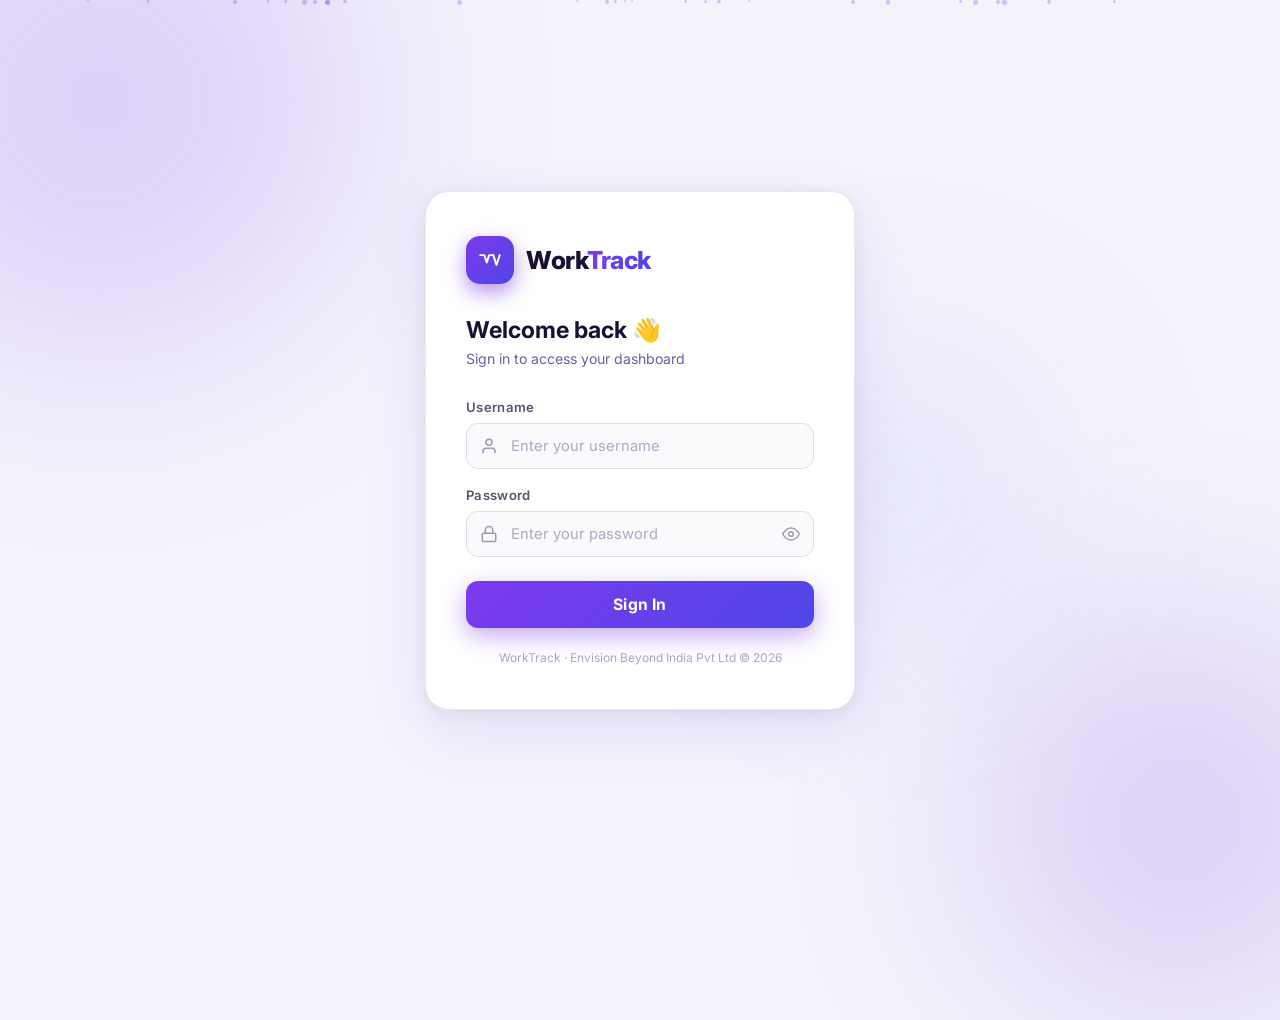
<file: login.html>
<!DOCTYPE html>
<html lang="en">
<head>
  <meta charset="UTF-8" />
  <meta name="viewport" content="width=device-width, initial-scale=1.0" />
  <title>WorkTrack – Login</title>
  <link rel="icon" type="image/svg+xml" href="data:image/svg+xml,%3Csvg xmlns='http://www.w3.org/2000/svg' viewBox='0 0 32 32'%3E%3Crect width='32' height='32' rx='8' fill='%236d28d9'/%3E%3Cpath d='M8 11h4l2 7 2-7h4' stroke='white' stroke-width='2.2' fill='none' stroke-linecap='round' stroke-linejoin='round'/%3E%3Cpath d='M18 11l3 10 3-10' stroke='white' stroke-width='2.2' fill='none' stroke-linecap='round' stroke-linejoin='round'/%3E%3C/svg%3E" />
  <link rel="preconnect" href="https://fonts.googleapis.com" />
  <link rel="preconnect" href="https://fonts.gstatic.com" crossorigin />
  <link href="https://fonts.googleapis.com/css2?family=Inter:wght@300;400;500;600;700;800&display=swap" rel="stylesheet" />
  <script src="https://code.jquery.com/jquery-3.7.1.min.js"></script>
  <style>
    *, *::before, *::after { box-sizing: border-box; margin: 0; padding: 0; }

    body {
      font-family: 'Inter', sans-serif;
      min-height: 100vh;
      background: #f4f3fb;
      display: flex;
      align-items: center;
      justify-content: center;
      overflow: hidden;
      position: relative;
    }

    /* Animated Background Blobs */
    .bg-blob {
      position: absolute;
      border-radius: 50%;
      filter: blur(110px);
      opacity: 0.18;
      animation: blobFloat 8s ease-in-out infinite alternate;
    }
    .blob1 { width: 520px; height: 520px; background: #7c3aed; top: -160px; left: -160px; animation-duration: 9s; }
    .blob2 { width: 400px; height: 400px; background: #6d28d9; bottom: -120px; right: -100px; animation-duration: 11s; animation-delay: -3s; }
    .blob3 { width: 260px; height: 260px; background: #818cf8; top: 40%; left: 60%; animation-duration: 7s; animation-delay: -1.5s; }

    @keyframes blobFloat {
      from { transform: translate(0,0) scale(1); }
      to   { transform: translate(30px,20px) scale(1.08); }
    }

    /* Floating Particles */
    .particles { position: absolute; inset: 0; pointer-events: none; overflow: hidden; }
    .particle {
      position: absolute;
      width: 3px; height: 3px;
      background: rgba(109,40,217,0.25);
      border-radius: 50%;
      animation: particleDrift linear infinite;
    }
    @keyframes particleDrift {
      0%   { transform: translateY(100vh) scale(0); opacity: 0; }
      10%  { opacity: 1; }
      90%  { opacity: 0.5; }
      100% { transform: translateY(-10vh) scale(1.2); opacity: 0; }
    }

    /* Card */
    .login-card {
      position: relative; z-index: 10;
      width: 100%; max-width: 430px; margin: 20px;
      background: #ffffff;
      border: 1px solid #e8e3f5;
      border-radius: 24px;
      padding: 44px 40px;
      box-shadow: 0 20px 60px rgba(109,40,217,0.1), 0 4px 16px rgba(0,0,0,0.06);
      animation: cardIn 0.6s cubic-bezier(0.34,1.56,0.64,1) both;
    }
    @keyframes cardIn {
      from { opacity: 0; transform: translateY(40px) scale(0.95); }
      to   { opacity: 1; transform: translateY(0) scale(1); }
    }

    /* Logo */
    .logo-wrap { display: flex; align-items: center; gap: 12px; margin-bottom: 32px; }
    .logo-icon-box {
      width: 48px; height: 48px;
      background: linear-gradient(135deg, #7c3aed, #4f46e5);
      border-radius: 14px;
      display: flex; align-items: center; justify-content: center;
      box-shadow: 0 8px 20px rgba(109,40,217,0.5);
      flex-shrink: 0;
    }
    .logo-icon-box svg { width: 26px; height: 26px; }
    .logo-name { font-size: 1.55rem; font-weight: 800; color: #1a1035; letter-spacing: -0.5px; }
    .logo-name span { background: linear-gradient(90deg,#7c3aed,#4f46e5); -webkit-background-clip: text; -webkit-text-fill-color: transparent; }

    .login-heading { font-size: 1.45rem; font-weight: 700; color: #1a1035; margin-bottom: 6px; }
    .login-sub { font-size: 0.88rem; color: #6b5fa0; margin-bottom: 32px; }

    /* Form */
    .form-group { margin-bottom: 18px; }
    .form-label { display: block; font-size: 0.82rem; font-weight: 600; color: #5c536b; margin-bottom: 8px; letter-spacing: 0.3px; }
    .input-wrap { position: relative; }
    .input-icon { position: absolute; left: 14px; top: 50%; transform: translateY(-50%); color: #a099af; pointer-events: none; display: flex; }
    .input-icon svg { width: 18px; height: 18px; }

    .form-input {
      width: 100%; padding: 13px 16px 13px 44px;
      background: #faf9fc;
      border: 1px solid #e2dceb;
      border-radius: 12px;
      font-family: 'Inter', sans-serif; font-size: 0.92rem; color: #1a1035;
      transition: all 0.25s; outline: none;
    }
    .form-input::placeholder { color: #b0a8c0; }
    .form-input:focus { background: #ffffff; border-color: #7c3aed; box-shadow: 0 0 0 3px rgba(124,58,237,0.12); }

    .toggle-pass {
      position: absolute; right: 14px; top: 50%; transform: translateY(-50%);
      background: none; border: none; cursor: pointer;
      color: #a099af; display: flex; transition: color 0.2s; padding: 0;
    }
    .toggle-pass:hover { color: #5c536b; }
    .toggle-pass svg { width: 18px; height: 18px; }

    /* Error */
    .error-msg {
      display: none;
      background: rgba(239,68,68,0.15); border: 1px solid rgba(239,68,68,0.35);
      color: #fca5a5; border-radius: 10px; padding: 11px 14px; font-size: 0.84rem; margin-bottom: 18px;
      animation: shake 0.4s ease;
    }
    @keyframes shake { 0%,100%{transform:translateX(0)} 20%{transform:translateX(-6px)} 60%{transform:translateX(6px)} }

    /* Button */
    .login-btn {
      width: 100%; padding: 14px;
      background: linear-gradient(135deg, #7c3aed, #4f46e5);
      color: #fff; border: none; border-radius: 12px;
      font-family: 'Inter', sans-serif; font-size: 0.98rem; font-weight: 700;
      cursor: pointer; transition: all 0.25s;
      box-shadow: 0 8px 24px rgba(109,40,217,0.4);
      margin-top: 6px; letter-spacing: 0.2px; position: relative; overflow: hidden;
    }
    .login-btn:hover { transform: translateY(-2px); box-shadow: 0 14px 32px rgba(109,40,217,0.55); }
    .login-btn:active { transform: translateY(0); }
    .login-btn.loading { pointer-events: none; opacity: 0.8; }

    .btn-spinner {
      display: none; width: 18px; height: 18px; margin: 0 auto;
      border: 2.5px solid rgba(255,255,255,0.35); border-top-color: #fff;
      border-radius: 50%; animation: spin 0.7s linear infinite;
    }
    @keyframes spin { to { transform: rotate(360deg); } }

    /* Hint */
    .divider { display: flex; align-items: center; gap: 12px; margin: 24px 0 14px; }
    .divider::before, .divider::after { content: ''; flex: 1; height: 1px; background: #ede8f5; }
    .divider span { font-size: 0.75rem; color: #a099af; white-space: nowrap; }

    .hint-creds { display: flex; gap: 12px; justify-content: center; flex-wrap: wrap; }
    .hint-badge {
      background: #f4f0fc; border: 1px solid #e2dceb;
      border-radius: 8px; padding: 6px 14px; font-size: 0.75rem; color: #6b5fa0;
      cursor: pointer; transition: all 0.2s;
    }
    .hint-badge:hover { background: rgba(124,58,237,0.1); border-color: #7c3aed; color: #7c3aed; }

    .login-footer { text-align: center; margin-top: 22px; font-size: 0.75rem; color: #b0a8c0; }
  </style>
</head>
<body>

  <div class="bg-blob blob1"></div>
  <div class="bg-blob blob2"></div>
  <div class="bg-blob blob3"></div>
  <div class="particles" id="particles"></div>

  <div class="login-card">

    <div class="logo-wrap">
      <div class="logo-icon-box">
        <svg viewBox="0 0 32 32" fill="none" xmlns="http://www.w3.org/2000/svg">
          <path d="M4 10h5l3 9 3-9h5" stroke="white" stroke-width="2.4" stroke-linecap="round" stroke-linejoin="round"/>
          <path d="M20 10l4 12 4-12" stroke="white" stroke-width="2.4" stroke-linecap="round" stroke-linejoin="round"/>
        </svg>
      </div>
      <div class="logo-name">Work<span>Track</span></div>
    </div>

    <h1 class="login-heading">Welcome back 👋</h1>
    <p class="login-sub">Sign in to access your dashboard</p>

    <div class="error-msg" id="errorMsg"></div>

    <form id="loginForm" autocomplete="off">

      <div class="form-group">
        <label class="form-label" for="username">Username</label>
        <div class="input-wrap">
          <span class="input-icon">
            <svg viewBox="0 0 24 24" fill="none"><path d="M20 21v-2a4 4 0 0 0-4-4H8a4 4 0 0 0-4 4v2" stroke="currentColor" stroke-width="2" stroke-linecap="round"/><circle cx="12" cy="7" r="4" stroke="currentColor" stroke-width="2"/></svg>
          </span>
          <input type="text" id="username" class="form-input" placeholder="Enter your username" />
        </div>
      </div>

      <div class="form-group">
        <label class="form-label" for="password">Password</label>
        <div class="input-wrap">
          <span class="input-icon">
            <svg viewBox="0 0 24 24" fill="none"><rect x="3" y="11" width="18" height="11" rx="2" stroke="currentColor" stroke-width="2"/><path d="M7 11V7a5 5 0 0 1 10 0v4" stroke="currentColor" stroke-width="2"/></svg>
          </span>
          <input type="password" id="password" class="form-input" placeholder="Enter your password" />
          <button type="button" class="toggle-pass" id="togglePass">
            <svg id="eyeIcon" viewBox="0 0 24 24" fill="none">
              <path d="M1 12s4-8 11-8 11 8 11 8-4 8-11 8-11-8-11-8z" stroke="currentColor" stroke-width="2"/>
              <circle cx="12" cy="12" r="3" stroke="currentColor" stroke-width="2"/>
            </svg>
          </button>
        </div>
      </div>

      <button type="submit" class="login-btn" id="loginBtn">
        <span id="btnText">Sign In</span>
        <div class="btn-spinner" id="btnSpinner"></div>
      </button>
    </form>


    <p class="login-footer">WorkTrack · Envision Beyond India Pvt Ltd &copy; 2026</p>
  </div>

  <script>
  $(function () {

    /* Particles */
    for (var k = 0; k < 28; k++) {
      var size = Math.random() * 3 + 2;
      $('<div class="particle">').css({
        width: size, height: size,
        left: (Math.random() * 100) + '%',
        animationDuration: (Math.random() * 10 + 8) + 's',
        animationDelay: (Math.random() * 14) + 's'
      }).appendTo('#particles');
    }

    /* Quick-fill badges */
    $('.cred-fill').on('click', function () {
      $('#username').val($(this).data('u'));
      $('#password').val($(this).data('p'));
      $('#password').focus();
    });

    /* Show/hide password */
    $('#togglePass').on('click', function () {
      var $in = $('#password');
      var show = $in.attr('type') === 'password';
      $in.attr('type', show ? 'text' : 'password');
      $('#eyeIcon').html(show
        ? '<path d="M17.94 17.94A10.07 10.07 0 0 1 12 20c-7 0-11-8-11-8a18.45 18.45 0 0 1 5.06-5.94" stroke="currentColor" stroke-width="2"/><path d="M9.9 4.24A9.12 9.12 0 0 1 12 4c7 0 11 8 11 8a18.5 18.5 0 0 1-2.16 3.19" stroke="currentColor" stroke-width="2"/><line x1="1" y1="1" x2="23" y2="23" stroke="currentColor" stroke-width="2"/>'
        : '<path d="M1 12s4-8 11-8 11 8 11 8-4 8-11 8-11-8-11-8z" stroke="currentColor" stroke-width="2"/><circle cx="12" cy="12" r="3" stroke="currentColor" stroke-width="2"/>'
      );
    });

    /* Credentials — only ONE login allowed */
    var USERS = {
      admin: 'admin@123'
    };

    /* Login */
    $('#loginForm').on('submit', function (e) {
      e.preventDefault();
      var user = $.trim($('#username').val()).toLowerCase();
      var pass = $.trim($('#password').val());

      $('#errorMsg').hide();

      if (!user || !pass) {
        $('#errorMsg').text('Please enter both username and password.').show();
        return;
      }

      $('#btnText').hide();
      $('#btnSpinner').show();
      $('#loginBtn').addClass('loading');

      setTimeout(function () {
        if (USERS[user] && USERS[user] === pass) {
          sessionStorage.setItem('wt_auth', '1');
          sessionStorage.setItem('wt_user', user);
          window.location.href = 'index.html';
        } else {
          $('#btnText').show();
          $('#btnSpinner').hide();
          $('#loginBtn').removeClass('loading');
          $('#errorMsg').text('Invalid username or password. Please try again.').show();
          $('#password').val('').focus();
        }
      }, 800);
    });

  });
  </script>
</body>
</html>
</file>
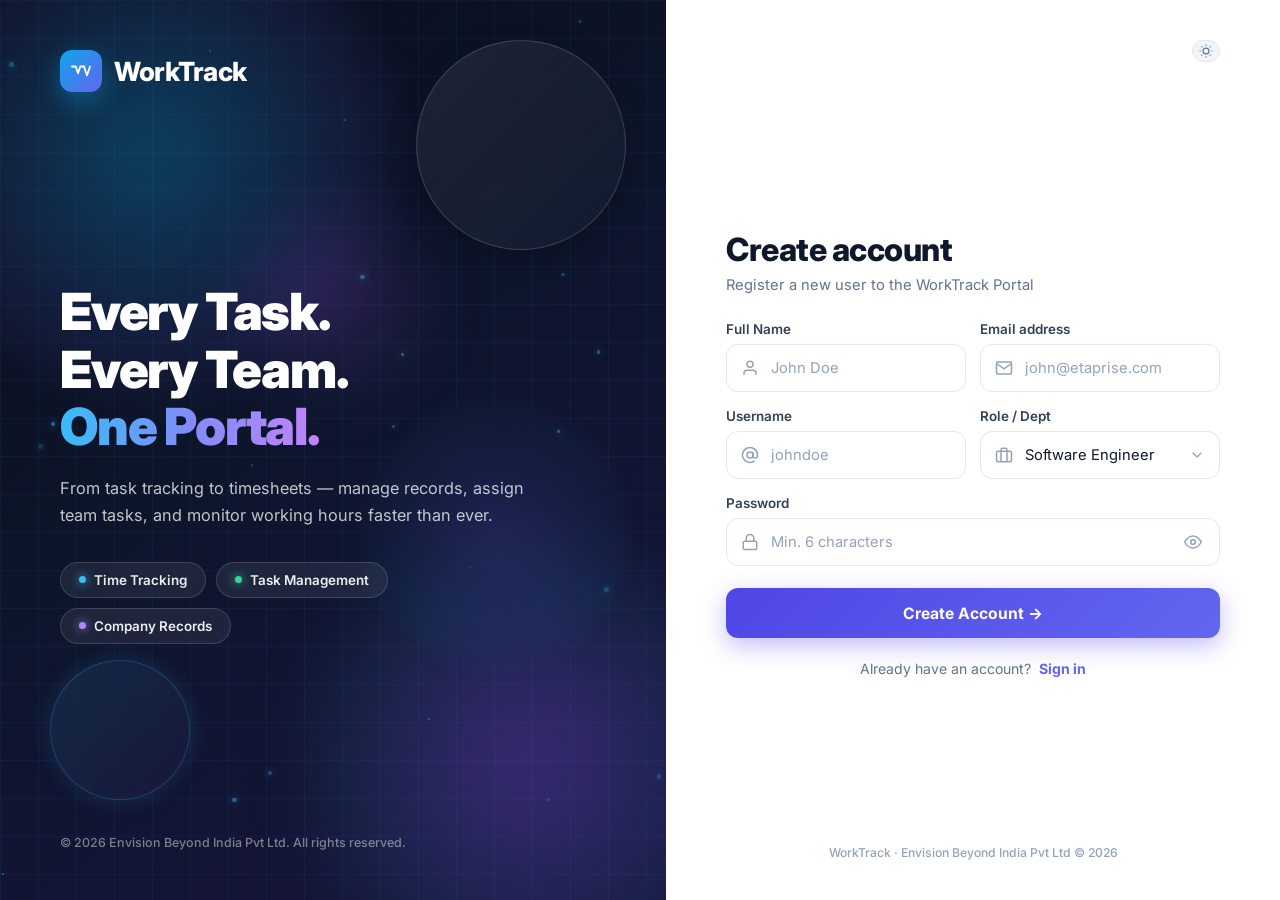
<file: register.html>
<!DOCTYPE html>
<html lang="en">
<head>
  <meta charset="UTF-8" />
  <meta name="viewport" content="width=device-width, initial-scale=1.0" />
  <title>WorkTrack – Create Account</title>
  <link rel="icon" type="image/svg+xml" href="data:image/svg+xml,%3Csvg xmlns='http://www.w3.org/2000/svg' viewBox='0 0 32 32'%3E%3Crect width='32' height='32' rx='8' fill='%236d28d9'/%3E%3Cpath d='M8 11h4l2 7 2-7h4' stroke='white' stroke-width='2.2' fill='none' stroke-linecap='round' stroke-linejoin='round'/%3E%3Cpath d='M18 11l3 10 3-10' stroke='white' stroke-width='2.2' fill='none' stroke-linecap='round' stroke-linejoin='round'/%3E%3C/svg%3E" />
  <link rel="preconnect" href="https://fonts.googleapis.com" />
  <link rel="preconnect" href="https://fonts.gstatic.com" crossorigin />
  <link href="https://fonts.googleapis.com/css2?family=Inter:wght@300;400;500;600;700;800;900&display=swap" rel="stylesheet" />
  <script src="https://code.jquery.com/jquery-3.7.1.min.js"></script>
  <style>
    *, *::before, *::after { box-sizing: border-box; margin: 0; padding: 0; }

    :root {
      --primary: #6366f1;
      --primary-dark: #4f46e5;
      --accent: #8b5cf6;
      --dark-bg: #140a2b;
      --dark-card: #201242;
      --text-main: #0f172a;
      --text-muted: #64748b;
      --border-color: #e2e8f0;
      --input-bg: #f8fafc;
    }

    body {
      font-family: 'Inter', sans-serif;
      min-height: 100vh;
      background: #ffffff;
      color: var(--text-main);
      display: flex;
      overflow-x: hidden;
    }

    .split-container {
      display: flex;
      width: 100vw;
      min-height: 100vh;
    }

    /* ================= LEFT HERO BANNER ================= */
    .hero-side {
      flex: 1.05;
      background: linear-gradient(145deg, #090e1a 0%, #0d152b 45%, #18143d 100%);
      position: relative;
      overflow: hidden;
      display: flex;
      flex-direction: column;
      justify-content: space-between;
      padding: 50px 60px;
      color: #ffffff;
      user-select: none;
    }

    /* Grid Lines Background Pattern */
    .hero-grid-pattern {
      position: absolute;
      inset: 0;
      background-image: 
        linear-gradient(to right, rgba(56, 189, 248, 0.05) 1px, transparent 1px),
        linear-gradient(to bottom, rgba(129, 140, 248, 0.05) 1px, transparent 1px);
      background-size: 38px 38px;
      pointer-events: none;
      z-index: 1;
    }

    /* Floating Abstract Translucent Circles */
    .hero-orb {
      position: absolute;
      border-radius: 50%;
      pointer-events: none;
      z-index: 2;
    }
    .orb-1 {
      width: 480px;
      height: 480px;
      background: radial-gradient(circle, rgba(14, 165, 233, 0.32) 0%, rgba(99, 102, 241, 0.1) 60%, transparent 100%);
      top: -90px;
      left: -90px;
      filter: blur(25px);
      animation: orbFloat1 10s ease-in-out infinite alternate;
    }
    .orb-2 {
      width: 440px;
      height: 440px;
      background: radial-gradient(circle, rgba(139, 92, 246, 0.32) 0%, rgba(56, 189, 248, 0.08) 60%, transparent 100%);
      bottom: -80px;
      right: -80px;
      filter: blur(35px);
      animation: orbFloat2 12s ease-in-out infinite alternate;
    }
    .orb-3 {
      width: 210px;
      height: 210px;
      background: linear-gradient(135deg, rgba(255, 255, 255, 0.08), rgba(255, 255, 255, 0.02));
      border: 1.5px solid rgba(255, 255, 255, 0.16);
      top: 40px;
      right: 40px;
      backdrop-filter: blur(8px);
      box-shadow: 0 8px 32px rgba(0, 0, 0, 0.2);
      animation: orbFloat3 18s ease-in-out infinite alternate;
    }

    .orb-4 {
      width: 260px;
      height: 260px;
      background: radial-gradient(circle, rgba(99, 102, 241, 0.16) 0%, rgba(14, 165, 233, 0.04) 70%, transparent 100%);
      border: 1px solid rgba(255, 255, 255, 0.1);
      top: 45%;
      right: 6%;
      filter: blur(10px);
      backdrop-filter: blur(10px);
      animation: orbFloat4 15s ease-in-out infinite alternate;
    }

    .orb-5 {
      width: 140px;
      height: 140px;
      background: linear-gradient(135deg, rgba(56, 189, 248, 0.12), rgba(168, 85, 247, 0.04));
      border: 1.5px solid rgba(56, 189, 248, 0.22);
      bottom: 100px;
      left: 50px;
      backdrop-filter: blur(6px);
      box-shadow: 0 0 24px rgba(56, 189, 248, 0.15);
      animation: orbFloat5 16s ease-in-out infinite alternate;
    }

    .orb-6 {
      width: 240px;
      height: 240px;
      background: radial-gradient(circle, rgba(168, 85, 247, 0.2) 0%, transparent 70%);
      top: 20%;
      left: 32%;
      filter: blur(30px);
      animation: orbFloat2 14s ease-in-out infinite alternate;
    }

    @keyframes orbFloat1 {
      0% { transform: translate(0, 0) scale(1); }
      50% { transform: translate(30px, 25px) scale(1.08); }
      100% { transform: translate(0, 0) scale(1); }
    }

    @keyframes orbFloat2 {
      0% { transform: translate(0, 0) scale(1); }
      50% { transform: translate(-25px, -30px) scale(1.06); }
      100% { transform: translate(0, 0) scale(1); }
    }

    @keyframes orbFloat3 {
      0% { transform: translateY(0) rotate(0deg); }
      50% { transform: translateY(18px) rotate(8deg); }
      100% { transform: translateY(0) rotate(0deg); }
    }

    @keyframes orbFloat4 {
      0% { transform: translate(0, 0) rotate(0deg); }
      50% { transform: translate(-20px, 25px) rotate(35deg); }
      100% { transform: translate(0, 0) rotate(0deg); }
    }

    @keyframes orbFloat5 {
      0% { transform: translate(0, 0) scale(1); }
      50% { transform: translate(20px, -16px) scale(1.1); }
      100% { transform: translate(0, 0) scale(1); }
    }

    /* Floating Particles */
    .hero-particles {
      position: absolute;
      inset: 0;
      pointer-events: none;
      z-index: 3;
      overflow: hidden;
    }
    .hero-particle {
      position: absolute;
      border-radius: 50%;
      background: rgba(56, 189, 248, 0.6);
      box-shadow: 0 0 8px rgba(56, 189, 248, 0.8);
      animation: particleDrift linear infinite;
    }
    @keyframes particleDrift {
      0% { transform: translateY(100vh) scale(0.4); opacity: 0; }
      20% { opacity: 0.8; }
      80% { opacity: 0.5; }
      100% { transform: translateY(-10vh) scale(1.2); opacity: 0; }
    }

    /* Staggered Entrance Animations */
    .hero-brand {
      position: relative;
      z-index: 5;
      display: flex;
      align-items: center;
      gap: 12px;
      animation: slideDown 0.7s cubic-bezier(0.16, 1, 0.3, 1) both;
    }
    .hero-content {
      position: relative;
      z-index: 5;
      max-width: 520px;
      margin: 45px 0 auto 0;
      padding: 0 0 20px;
      animation: fadeInUp 0.8s 0.15s cubic-bezier(0.16, 1, 0.3, 1) both;
    }
    .form-box-wrapper {
      width: 100%;
      max-width: 520px;
      margin: auto;
      padding: 20px 0;
      animation: formPopIn 0.8s 0.1s cubic-bezier(0.16, 1, 0.3, 1) both;
    }

    @keyframes slideDown {
      from { opacity: 0; transform: translateY(-24px); }
      to { opacity: 1; transform: translateY(0); }
    }
    @keyframes fadeInUp {
      from { opacity: 0; transform: translateY(30px); }
      to { opacity: 1; transform: translateY(0); }
    }
    @keyframes formPopIn {
      from { opacity: 0; transform: translateY(32px) scale(0.97); }
      to { opacity: 1; transform: translateY(0) scale(1); }
    }

    .hero-logo-icon {
      width: 42px;
      height: 42px;
      background: linear-gradient(135deg, #0ea5e9, #6366f1);
      border-radius: 12px;
      display: flex;
      align-items: center;
      justify-content: center;
      box-shadow: 0 8px 24px rgba(14, 165, 233, 0.4);
      transition: transform 0.3s ease;
    }
    .hero-brand:hover .hero-logo-icon {
      transform: scale(1.08) rotate(5deg);
    }
    .hero-logo-icon svg {
      width: 24px;
      height: 24px;
      color: #ffffff;
    }
    .hero-brand-name {
      font-size: 1.65rem;
      font-weight: 800;
      letter-spacing: -0.5px;
      color: #ffffff;
    }

    /* Hero Center Content */
    .hero-content {
      position: relative;
      z-index: 5;
      max-width: 500px;
      margin: auto 0;
      padding: 40px 0;
    }
    .hero-title {
      font-size: 3.2rem;
      font-weight: 900;
      line-height: 1.12;
      letter-spacing: -1.2px;
      margin-bottom: 20px;
      color: #ffffff;
    }
    .hero-title .gradient-text {
      background: linear-gradient(90deg, #38bdf8 0%, #818cf8 50%, #c084fc 100%);
      -webkit-background-clip: text;
      -webkit-text-fill-color: transparent;
    }
    .hero-desc {
      font-size: 1.02rem;
      line-height: 1.6;
      color: rgba(255, 255, 255, 0.75);
      margin-bottom: 34px;
      font-weight: 400;
    }

    /* Feature Pills */
    .hero-pills {
      display: flex;
      flex-wrap: wrap;
      gap: 10px;
    }
    .hero-pill {
      background: rgba(255, 255, 255, 0.07);
      border: 1px solid rgba(255, 255, 255, 0.14);
      backdrop-filter: blur(10px);
      padding: 9px 18px;
      border-radius: 30px;
      font-size: 0.84rem;
      font-weight: 600;
      color: rgba(255, 255, 255, 0.92);
      display: flex;
      align-items: center;
      gap: 8px;
      transition: all 0.25s ease;
    }
    .hero-pill:hover {
      background: rgba(255, 255, 255, 0.14);
      transform: translateY(-2px);
      border-color: rgba(56, 189, 248, 0.4);
    }
    .hero-pill .pill-dot {
      width: 7px;
      height: 7px;
      border-radius: 50%;
    }
    .pill-dot.cyan { background: #38bdf8; box-shadow: 0 0 10px #38bdf8; }
    .pill-dot.emerald { background: #34d399; box-shadow: 0 0 10px #34d399; }
    .pill-dot.purple { background: #a78bfa; box-shadow: 0 0 10px #a78bfa; }

    /* Bottom Copyright on Left */
    .hero-footer {
      position: relative;
      z-index: 5;
      font-size: 0.78rem;
      color: rgba(255, 255, 255, 0.45);
      font-weight: 500;
    }

    /* ================= RIGHT FORM CONTAINER ================= */
    .form-side {
      flex: 0.95;
      background: #ffffff;
      display: flex;
      flex-direction: column;
      justify-content: space-between;
      padding: 40px 60px;
      position: relative;
      overflow-y: auto;
    }

    .form-top-bar {
      display: flex;
      justify-content: flex-end;
      align-items: center;
    }

    .theme-toggle-pill {
      display: flex;
      align-items: center;
      background: #f1f5f9;
      border: 1px solid #e2e8f0;
      border-radius: 20px;
      padding: 3px 6px;
      gap: 6px;
      cursor: pointer;
      font-size: 0.76rem;
      color: #64748b;
    }

    .form-box-wrapper {
      width: 100%;
      max-width: 520px;
      margin: auto;
      padding: 20px 0;
    }

    .form-main-title {
      font-size: 2rem;
      font-weight: 800;
      color: #0f172a;
      letter-spacing: -0.5px;
      margin-bottom: 6px;
    }
    .form-main-subtitle {
      font-size: 0.92rem;
      color: #64748b;
      margin-bottom: 26px;
      line-height: 1.4;
    }

    /* Form Groups & Inputs */
    .form-row {
      display: flex;
      gap: 14px;
    }
    .form-row .form-group {
      flex: 1;
    }
    .form-group {
      margin-bottom: 16px;
    }
    .form-label {
      display: block;
      font-size: 0.84rem;
      font-weight: 600;
      color: #334155;
      margin-bottom: 7px;
    }
    .input-wrap {
      position: relative;
    }
    .input-icon {
      position: absolute;
      left: 15px;
      top: 50%;
      transform: translateY(-50%);
      color: #94a3b8;
      display: flex;
      pointer-events: none;
    }
    .input-icon svg {
      width: 18px;
      height: 18px;
    }

    .form-input, .form-select {
      width: 100%;
      height: 48px;
      padding: 12px 14px 12px 44px;
      background: #ffffff;
      border: 1.5px solid #e2e8f0;
      border-radius: 12px;
      font-family: 'Inter', sans-serif;
      font-size: 0.92rem;
      color: #0f172a;
      transition: all 0.2s ease;
      outline: none;
    }
    .form-input::placeholder {
      color: #94a3b8;
    }
    .form-input:focus, .form-select:focus {
      border-color: #6366f1;
      box-shadow: 0 0 0 3.5px rgba(99, 102, 241, 0.15);
      background: #ffffff;
    }

    .form-select {
      appearance: none;
      -webkit-appearance: none;
      cursor: pointer;
      background-image: url("data:image/svg+xml,%3Csvg xmlns='http://www.w3.org/2000/svg' width='16' height='16' viewBox='0 0 24 24' fill='none' stroke='%2394a3b8' stroke-width='2' stroke-linecap='round' stroke-linejoin='round'%3E%3Cpolyline points='6 9 12 15 18 9'%3E%3C/polyline%3E%3C/svg%3E");
      background-repeat: no-repeat;
      background-position: right 14px center;
    }

    .toggle-pass {
      position: absolute;
      right: 14px;
      top: 50%;
      transform: translateY(-50%);
      background: none;
      border: none;
      cursor: pointer;
      color: #94a3b8;
      display: flex;
      padding: 4px;
      transition: color 0.2s;
    }
    .toggle-pass:hover {
      color: #475569;
    }
    .toggle-pass svg {
      width: 18px;
      height: 18px;
    }

    /* Submit Button */
    .submit-btn {
      width: 100%;
      height: 50px;
      background: linear-gradient(135deg, #4f46e5, #6366f1);
      color: #ffffff;
      border: none;
      border-radius: 12px;
      font-family: 'Inter', sans-serif;
      font-size: 0.98rem;
      font-weight: 700;
      cursor: pointer;
      display: flex;
      align-items: center;
      justify-content: center;
      gap: 8px;
      transition: all 0.25s ease;
      margin-top: 22px;
      margin-bottom: 22px;
      box-shadow: 0 8px 24px rgba(79, 70, 229, 0.35);
      position: relative;
      overflow: hidden;
    }
    .submit-btn:hover {
      transform: translateY(-2px);
      box-shadow: 0 12px 28px rgba(79, 70, 229, 0.45);
    }
    .submit-btn::after {
      content: '';
      position: absolute;
      top: -50%;
      left: -60%;
      width: 40%;
      height: 200%;
      background: linear-gradient(90deg, transparent, rgba(255, 255, 255, 0.25), transparent);
      transform: rotate(30deg);
      animation: btnShimmer 3.5s infinite;
    }
    @keyframes btnShimmer {
      0% { left: -60%; }
      20% { left: 140%; }
      100% { left: 140%; }
    }

    .submit-btn .btn-spinner {
      display: none;
      width: 18px;
      height: 18px;
      border: 2px solid rgba(255,255,255,0.4);
      border-top-color: #ffffff;
      border-radius: 50%;
      animation: spin 0.7s linear infinite;
    }
    @keyframes spin { to { transform: rotate(360deg); } }

    /* Alert Message */
    .msg-box {
      border-radius: 10px;
      padding: 10px 14px;
      font-size: 0.84rem;
      margin-bottom: 18px;
      display: none;
      align-items: center;
      gap: 8px;
    }
    .msg-box.error {
      background: #fef2f2;
      border: 1px solid #fecaca;
      color: #dc2626;
    }
    .msg-box.success {
      background: #ecfdf5;
      border: 1px solid #a7f3d0;
      color: #059669;
    }

    /* Prompt Link */
    .switch-prompt {
      text-align: center;
      font-size: 0.88rem;
      color: #64748b;
    }
    .switch-prompt a {
      color: #6366f1;
      font-weight: 700;
      text-decoration: none;
      margin-left: 4px;
      transition: color 0.2s;
    }
    .switch-prompt a:hover {
      color: #4f46e5;
      text-decoration: underline;
    }

    /* Responsive */
    @media (max-width: 960px) {
      .split-container {
        flex-direction: column;
      }
      .hero-side {
        padding: 40px 30px;
        flex: none;
      }
      .hero-title {
        font-size: 2.2rem;
      }
      .form-side {
        padding: 40px 24px;
      }
      .form-row {
        flex-direction: column;
        gap: 0;
      }
    }
  </style>
</head>
<body>

  <div class="split-container">
    <!-- ================= LEFT HERO BANNER ================= -->
    <div class="hero-side">
      <div class="hero-grid-pattern"></div>
      <div class="hero-particles" id="heroParticles"></div>
      <div class="hero-orb orb-1"></div>
      <div class="hero-orb orb-2"></div>
      <div class="hero-orb orb-3"></div>
      <div class="hero-orb orb-4"></div>
      <div class="hero-orb orb-5"></div>
      <div class="hero-orb orb-6"></div>

      <!-- Top Brand -->
      <div class="hero-brand">
        <div class="hero-logo-icon">
          <svg viewBox="0 0 32 32" fill="none" xmlns="http://www.w3.org/2000/svg">
            <path d="M4 10h5l3 9 3-9h5" stroke="white" stroke-width="2.4" stroke-linecap="round" stroke-linejoin="round"/>
            <path d="M20 10l4 12 4-12" stroke="white" stroke-width="2.4" stroke-linecap="round" stroke-linejoin="round"/>
          </svg>
        </div>
        <div class="hero-brand-name">WorkTrack</div>
      </div>

      <!-- Main Headline & Subtitle -->
      <div class="hero-content">
        <h1 class="hero-title">
          Every Task.<br />
          Every Team.<br />
          <span class="gradient-text">One Portal.</span>
        </h1>
        <p class="hero-desc">
          From task tracking to timesheets — manage records, assign team tasks, and monitor working hours faster than ever.
        </p>

        <!-- Feature Badges -->
        <div class="hero-pills">
          <div class="hero-pill">
            <span class="pill-dot cyan"></span> Time Tracking
          </div>
          <div class="hero-pill">
            <span class="pill-dot emerald"></span> Task Management
          </div>
          <div class="hero-pill">
            <span class="pill-dot purple"></span> Company Records
          </div>
        </div>
      </div>

      <!-- Left Bottom Info -->
      <div class="hero-footer">
        © 2026 Envision Beyond India Pvt Ltd. All rights reserved.
      </div>
    </div>

    <!-- ================= RIGHT FORM SIDE ================= -->
    <div class="form-side">
      <div class="form-top-bar">
        <div class="theme-toggle-pill" title="Toggle theme">
          <svg width="14" height="14" viewBox="0 0 24 24" fill="none" stroke="currentColor" stroke-width="2"><circle cx="12" cy="12" r="5"/><path d="M12 1v2M12 21v2M4.22 4.22l1.42 1.42M18.36 18.36l1.42 1.42M1 12h2M21 12h2M4.22 19.78l1.42-1.42M18.36 5.64l1.42-1.42"/></svg>
        </div>
      </div>

      <div class="form-box-wrapper">
        <h2 class="form-main-title">Create account</h2>
        <p class="form-main-subtitle">Register a new user to the WorkTrack Portal</p>

        <!-- Alert Error Message -->
        <div class="msg-box error" id="regError">
          <svg width="16" height="16" viewBox="0 0 24 24" fill="none" stroke="currentColor" stroke-width="2"><circle cx="12" cy="12" r="10"/><line x1="12" y1="8" x2="12" y2="12"/><line x1="12" y1="16" x2="12.01" y2="16"/></svg>
          <span class="msg-text"></span>
        </div>

        <div class="msg-box success" id="regSuccess">
          <svg width="16" height="16" viewBox="0 0 24 24" fill="none" stroke="currentColor" stroke-width="2"><path d="M22 11.08V12a10 10 0 1 1-5.93-9.14"/><polyline points="22 4 12 14.01 9 11.01"/></svg>
          <span class="msg-text">Account created successfully! Redirecting to login...</span>
        </div>

        <form id="registerForm" autocomplete="off">
          <div class="form-row">
            <div class="form-group">
              <label class="form-label" for="regFullName">Full Name</label>
              <div class="input-wrap">
                <span class="input-icon">
                  <svg viewBox="0 0 24 24" fill="none" stroke="currentColor" stroke-width="2"><path d="M20 21v-2a4 4 0 0 0-4-4H8a4 4 0 0 0-4 4v2"/><circle cx="12" cy="7" r="4"/></svg>
                </span>
                <input type="text" id="regFullName" class="form-input" placeholder="John Doe" required />
              </div>
            </div>

            <div class="form-group">
              <label class="form-label" for="regEmail">Email address</label>
              <div class="input-wrap">
                <span class="input-icon">
                  <svg viewBox="0 0 24 24" fill="none" stroke="currentColor" stroke-width="2"><path d="M4 4h16c1.1 0 2 .9 2 2v12c0 1.1-.9 2-2 2H4c-1.1 0-2-.9-2-2V6c0-1.1.9-2 2-2z"/><polyline points="22,6 12,13 2,6"/></svg>
                </span>
                <input type="email" id="regEmail" class="form-input" placeholder="john@etaprise.com" required />
              </div>
            </div>
          </div>

          <div class="form-row">
            <div class="form-group">
              <label class="form-label" for="regUsername">Username</label>
              <div class="input-wrap">
                <span class="input-icon">
                  <svg viewBox="0 0 24 24" fill="none" stroke="currentColor" stroke-width="2"><circle cx="12" cy="12" r="4"/><path d="M16 8v5a3 3 0 0 0 6 0v-1a10 10 0 1 0-3.92 7.94"/></svg>
                </span>
                <input type="text" id="regUsername" class="form-input" placeholder="johndoe" required />
              </div>
            </div>

            <div class="form-group">
              <label class="form-label" for="regRole">Role / Dept</label>
              <div class="input-wrap">
                <span class="input-icon">
                  <svg viewBox="0 0 24 24" fill="none" stroke="currentColor" stroke-width="2"><rect x="2" y="7" width="20" height="14" rx="2"/><path d="M16 21V5a2 2 0 0 0-2-2h-4a2 2 0 0 0-2 2v16"/></svg>
                </span>
                <select id="regRole" class="form-select" required>
                  <option value="Software Engineer">Software Engineer</option>
                  <option value="Senior Developer">Senior Developer</option>
                  <option value="UI/UX Designer">UI/UX Designer</option>
                  <option value="QA Engineer">QA Engineer</option>
                  <option value="Project Manager">Project Manager</option>
                  <option value="Operations Lead">Operations Lead</option>
                  <option value="Team Member">Team Member</option>
                </select>
              </div>
            </div>
          </div>

          <div class="form-group">
            <label class="form-label" for="regPassword">Password</label>
            <div class="input-wrap">
              <span class="input-icon">
                <svg viewBox="0 0 24 24" fill="none" stroke="currentColor" stroke-width="2"><rect x="3" y="11" width="18" height="11" rx="2"/><path d="M7 11V7a5 5 0 0 1 10 0v4"/></svg>
              </span>
              <input type="password" id="regPassword" class="form-input" placeholder="Min. 6 characters" required minlength="6" />
              <button type="button" class="toggle-pass" data-target="regPassword">
                <svg class="eye-icon" viewBox="0 0 24 24" fill="none" stroke="currentColor" stroke-width="2">
                  <path d="M1 12s4-8 11-8 11 8 11 8-4 8-11 8-11-8-11-8z"/>
                  <circle cx="12" cy="12" r="3"/>
                </svg>
              </button>
            </div>
          </div>

          <button type="submit" class="submit-btn" id="regBtn">
            <span class="btn-text">Create Account &rarr;</span>
            <div class="btn-spinner"></div>
          </button>
        </form>

        <div class="switch-prompt">
          Already have an account? <a href="login.html">Sign in</a>
        </div>
      </div>

      <div style="text-align: center; font-size: 0.76rem; color: #94a3b8; font-weight: 500;">
        WorkTrack · Envision Beyond India Pvt Ltd © 2026
      </div>
    </div>
  </div>

  <script>
  $(document).ready(function () {

    // Generate luminous floating particles
    var pContainer = $('#heroParticles');
    if (pContainer.length) {
      for (var i = 0; i < 22; i++) {
        var size = Math.random() * 3.5 + 2;
        var p = $('<div class="hero-particle"></div>').css({
          width: size + 'px',
          height: size + 'px',
          left: Math.random() * 100 + '%',
          top: Math.random() * 100 + '%',
          animationDuration: (Math.random() * 8 + 6) + 's',
          animationDelay: (Math.random() * 5) + 's',
          opacity: Math.random() * 0.6 + 0.25
        });
        pContainer.append(p);
      }
    }

    /* Password Eye Toggle */
    $('.toggle-pass').on('click', function () {
      var target = $('#' + $(this).data('target'));
      var isPass = target.attr('type') === 'password';
      target.attr('type', isPass ? 'text' : 'password');
    });

    /* Users DB in localStorage */
    function getStoredUsers() {
      var stored = localStorage.getItem('wt_users');
      if (stored) {
        try { return JSON.parse(stored); } catch (e) { }
      }
      return [
        { name: 'Admin', username: 'admin', email: 'admin@envision.com', password: 'admin@123', role: 'Super Admin' },
        { name: 'Prince Patel', username: 'prince', email: 'prince@envision.com', password: 'prince@123', role: 'Developer' }
      ];
    }

    function saveUser(user) {
      var users = getStoredUsers();
      users.push(user);
      localStorage.setItem('wt_users', JSON.stringify(users));
    }

    function showError(msg) {
      $('#regError .msg-text').text(msg);
      $('#regError').stop(true, true).fadeIn();
    }
    function hideError() {
      $('#regError').hide();
    }

    /* Submit Register */
    $('#registerForm').on('submit', function (e) {
      e.preventDefault();
      hideError();

      var fullName = $.trim($('#regFullName').val());
      var username = $.trim($('#regUsername').val()).toLowerCase().replace(/\s+/g, '');
      var email = $.trim($('#regEmail').val()).toLowerCase();
      var role = $('#regRole').val();
      var password = $('#regPassword').val();

      if (!fullName || !username || !email || !password) {
        showError('Please fill in all required fields.');
        return;
      }

      if (password.length < 6) {
        showError('Password must be at least 6 characters.');
        $('#regPassword').focus();
        return;
      }

      var users = getStoredUsers();
      if (users.some(function (u) { return (u.username || '').toLowerCase() === username; })) {
        showError('Username "' + username + '" is already taken.');
        $('#regUsername').focus();
        return;
      }

      if (users.some(function (u) { return (u.email || '').toLowerCase() === email; })) {
        showError('Email "' + email + '" is already registered.');
        $('#regEmail').focus();
        return;
      }

      var $btn = $('#regBtn');
      $btn.find('.btn-text').hide();
      $btn.find('.btn-spinner').show();

      setTimeout(function () {
        var newUser = {
          name: fullName,
          username: username,
          email: email,
          role: role,
          password: password,
          createdAt: new Date().toISOString()
        };
        saveUser(newUser);

        $btn.find('.btn-text').show();
        $btn.find('.btn-spinner').hide();

        $('#regSuccess').fadeIn();
        setTimeout(function () {
          window.location.href = 'login.html';
        }, 1200);
      }, 700);
    });

  });
  </script>
</body>
</html>
</file>
